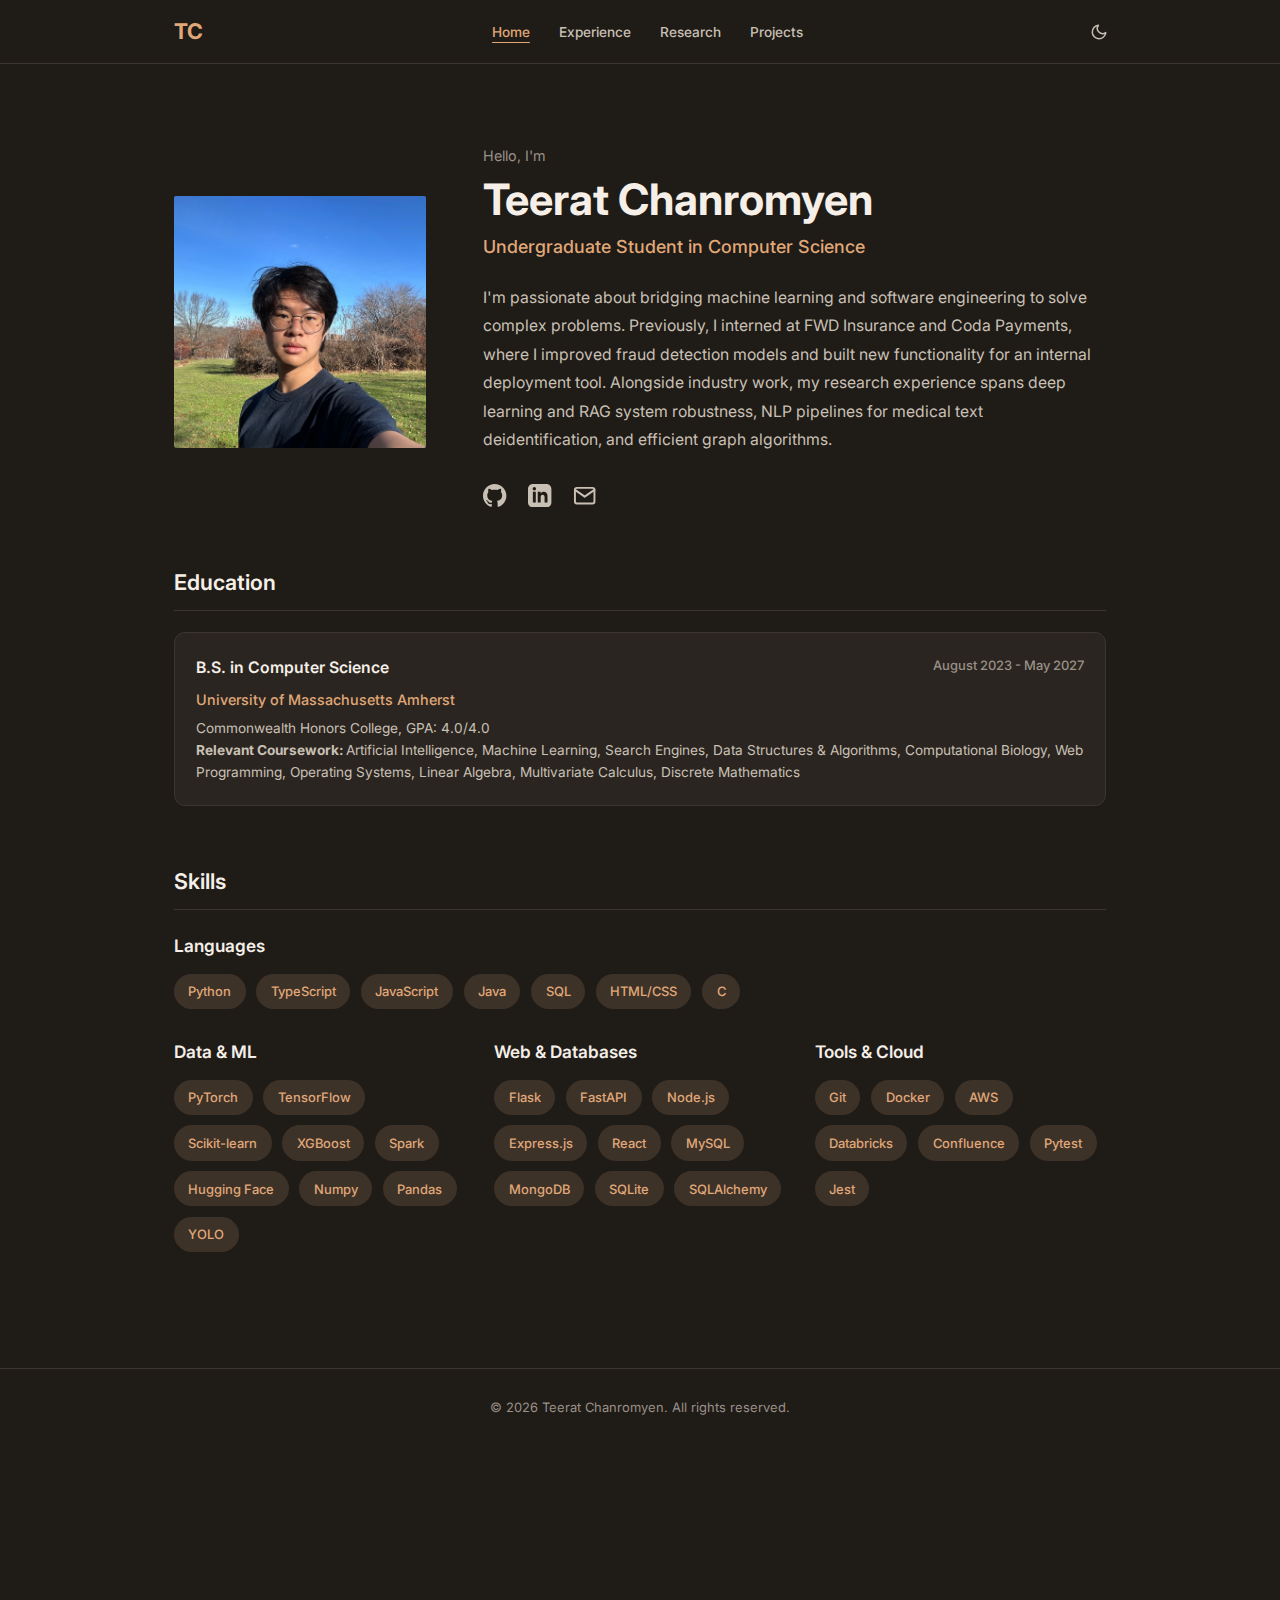
<file: index.html>
<!DOCTYPE html>
<html lang="en" data-theme="dark">
<head>
    <meta charset="UTF-8">
    <meta name="viewport" content="width=device-width, initial-scale=1.0">
    <title>Teerat Chanromyen | Portfolio</title>
    <link rel="stylesheet" href="styles.css">
    <link rel="preconnect" href="https://fonts.googleapis.com">
    <link rel="preconnect" href="https://fonts.gstatic.com" crossorigin>
    <link href="https://fonts.googleapis.com/css2?family=Inter:wght@300;400;500;600;700&display=swap" rel="stylesheet">
</head>
<body>
    <nav class="navbar">
        <div class="nav-container">
            <a href="index.html" class="nav-logo">TC</a>
            <ul class="nav-menu">
                <li><a href="index.html" class="nav-link active" data-page="index">Home</a></li>
                <li><a href="experience.html" class="nav-link" data-page="experience">Experience</a></li>
                <li><a href="research.html" class="nav-link" data-page="research">Research</a></li>
                <li><a href="projects.html" class="nav-link" data-page="projects">Projects</a></li>
            </ul>
            <button class="theme-toggle" id="theme-toggle" aria-label="Toggle theme">
                <svg class="sun-icon" xmlns="http://www.w3.org/2000/svg" width="20" height="20" viewBox="0 0 24 24" fill="none" stroke="currentColor" stroke-width="2" stroke-linecap="round" stroke-linejoin="round">
                    <circle cx="12" cy="12" r="5"></circle>
                    <line x1="12" y1="1" x2="12" y2="3"></line>
                    <line x1="12" y1="21" x2="12" y2="23"></line>
                    <line x1="4.22" y1="4.22" x2="5.64" y2="5.64"></line>
                    <line x1="18.36" y1="18.36" x2="19.78" y2="19.78"></line>
                    <line x1="1" y1="12" x2="3" y2="12"></line>
                    <line x1="21" y1="12" x2="23" y2="12"></line>
                    <line x1="4.22" y1="19.78" x2="5.64" y2="18.36"></line>
                    <line x1="18.36" y1="5.64" x2="19.78" y2="4.22"></line>
                </svg>
                <svg class="moon-icon" xmlns="http://www.w3.org/2000/svg" width="20" height="20" viewBox="0 0 24 24" fill="none" stroke="currentColor" stroke-width="2" stroke-linecap="round" stroke-linejoin="round">
                    <path d="M21 12.79A9 9 0 1 1 11.21 3 7 7 0 0 0 21 12.79z"></path>
                </svg>
            </button>
        </div>
    </nav>

    <main class="main-content" id="dynamic-content">
        <section class="hero">
            <div class="hero-content">
                <div class="hero-image">
                    <img src="profile.jpg" alt="Teerat Chanromyen">
                </div>
                <div class="hero-text">
                    <p class="greeting">Hello, I'm</p>
                    <h1 class="name">Teerat Chanromyen</h1>
                    <p class="tagline">Undergraduate Student in Computer Science</p>
                    <p class="bio">
                        I'm passionate about bridging machine learning and software engineering to solve complex problems. Previously, I interned at FWD Insurance and Coda Payments, where I improved fraud detection models and built new functionality for an internal deployment tool. Alongside industry work, my research experience spans deep learning and RAG system robustness, NLP pipelines for medical text deidentification, and efficient graph algorithms.
                    </p>
                    <div class="social-links">
                        <a href="https://github.com/Teerat-CH" target="_blank" class="social-link" aria-label="GitHub">
                            <svg xmlns="http://www.w3.org/2000/svg" width="24" height="24" viewBox="0 0 24 24" fill="currentColor">
                                <path d="M12 0c-6.626 0-12 5.373-12 12 0 5.302 3.438 9.8 8.207 11.387.599.111.793-.261.793-.577v-2.234c-3.338.726-4.033-1.416-4.033-1.416-.546-1.387-1.333-1.756-1.333-1.756-1.089-.745.083-.729.083-.729 1.205.084 1.839 1.237 1.839 1.237 1.07 1.834 2.807 1.304 3.492.997.107-.775.418-1.305.762-1.604-2.665-.305-5.467-1.334-5.467-5.931 0-1.311.469-2.381 1.236-3.221-.124-.303-.535-1.524.117-3.176 0 0 1.008-.322 3.301 1.23.957-.266 1.983-.399 3.003-.404 1.02.005 2.047.138 3.006.404 2.291-1.552 3.297-1.23 3.297-1.23.653 1.653.242 2.874.118 3.176.77.84 1.235 1.911 1.235 3.221 0 4.609-2.807 5.624-5.479 5.921.43.372.823 1.102.823 2.222v3.293c0 .319.192.694.801.576 4.765-1.589 8.199-6.086 8.199-11.386 0-6.627-5.373-12-12-12z"/>
                            </svg>
                        </a>
                        <a href="https://linkedin.com/in/teeratchanromyen" target="_blank" class="social-link" aria-label="LinkedIn">
                            <svg xmlns="http://www.w3.org/2000/svg" width="24" height="24" viewBox="0 0 24 24" fill="currentColor">
                                <path d="M19 0h-14c-2.761 0-5 2.239-5 5v14c0 2.761 2.239 5 5 5h14c2.762 0 5-2.239 5-5v-14c0-2.761-2.238-5-5-5zm-11 19h-3v-11h3v11zm-1.5-12.268c-.966 0-1.75-.79-1.75-1.764s.784-1.764 1.75-1.764 1.75.79 1.75 1.764-.783 1.764-1.75 1.764zm13.5 12.268h-3v-5.604c0-3.368-4-3.113-4 0v5.604h-3v-11h3v1.765c1.396-2.586 7-2.777 7 2.476v6.759z"/>
                            </svg>
                        </a>
                        <a href="mailto:tchanromyen@umass.edu" class="social-link" aria-label="Email">
                            <svg xmlns="http://www.w3.org/2000/svg" width="24" height="24" viewBox="0 0 24 24" fill="none" stroke="currentColor" stroke-width="2" stroke-linecap="round" stroke-linejoin="round">
                                <path d="M4 4h16c1.1 0 2 .9 2 2v12c0 1.1-.9 2-2 2H4c-1.1 0-2-.9-2-2V6c0-1.1.9-2 2-2z"></path>
                                <polyline points="22,6 12,13 2,6"></polyline>
                            </svg>
                        </a>
                    </div>
                </div>
            </div>
        </section>

        <section class="section">
            <h2 class="section-title">Education</h2>
            <div class="education-list">
                <div class="education-item">
                    <div class="education-header">
                        <h3>B.S. in Computer Science</h3>
                        <span class="date">August 2023 - May 2027</span>
                    </div>
                    <p class="institution">University of Massachusetts Amherst</p>
                    <p class="description">Commonwealth Honors College, GPA: 4.0/4.0</p>
                    <p class="description"><b>Relevant Coursework: </b>Artificial Intelligence, Machine Learning, Search Engines, Data Structures & Algorithms, Computational
Biology, Web Programming, Operating Systems, Linear Algebra, Multivariate Calculus, Discrete Mathematics</p>
                </div>
            </div>
        </section>

        <section class="section">
            <h2 class="section-title">Skills</h2>
            <div class="skill-category languages-category">
                <h3>Languages</h3>
                <div class="skills-container">
                    <span class="skill-tag">Python</span>
                    <span class="skill-tag">TypeScript</span>
                    <span class="skill-tag">JavaScript</span>
                    <span class="skill-tag">Java</span>
                    <span class="skill-tag">SQL</span>
                    <span class="skill-tag">HTML/CSS</span>
                    <span class="skill-tag">C</span>
                </div>
            </div>
            <div class="skills-grid">
                <div class="skill-category">
                    <h3>Data & ML</h3>
                    <div class="skills-container">
                        <span class="skill-tag">PyTorch</span>
                        <span class="skill-tag">TensorFlow</span>
                        <span class="skill-tag">Scikit-learn</span>
                        <span class="skill-tag">XGBoost</span>
                        <span class="skill-tag">Spark</span>
                        <span class="skill-tag">Hugging Face</span>
                        <span class="skill-tag">Numpy</span>
                        <span class="skill-tag">Pandas</span>
                        <span class="skill-tag">YOLO</span>
                    </div>
                </div>
                <div class="skill-category">
                    <h3>Web & Databases</h3>
                    <div class="skills-container">
                        <span class="skill-tag">Flask</span>
                        <span class="skill-tag">FastAPI</span>
                        <span class="skill-tag">Node.js</span>
                        <span class="skill-tag">Express.js</span>
                        <span class="skill-tag">React</span>
                        <span class="skill-tag">MySQL</span>
                        <span class="skill-tag">MongoDB</span>
                        <span class="skill-tag">SQLite</span>
                        <span class="skill-tag">SQLAlchemy</span>
                    </div>
                </div>
                <div class="skill-category">
                    <h3>Tools & Cloud</h3>
                    <div class="skills-container">
                        <span class="skill-tag">Git</span>
                        <span class="skill-tag">Docker</span>
                        <span class="skill-tag">AWS</span>
                        <span class="skill-tag">Databricks</span>
                        <span class="skill-tag">Confluence</span>
                        <span class="skill-tag">Pytest</span>
                        <span class="skill-tag">Jest</span>
                    </div>
                </div>
            </div>
        </section>
    </main>

    <footer class="footer">
        <p>&copy; 2026 Teerat Chanromyen. All rights reserved.</p>
    </footer>

    <script src="script.js"></script>
</body>
</html>
</file>
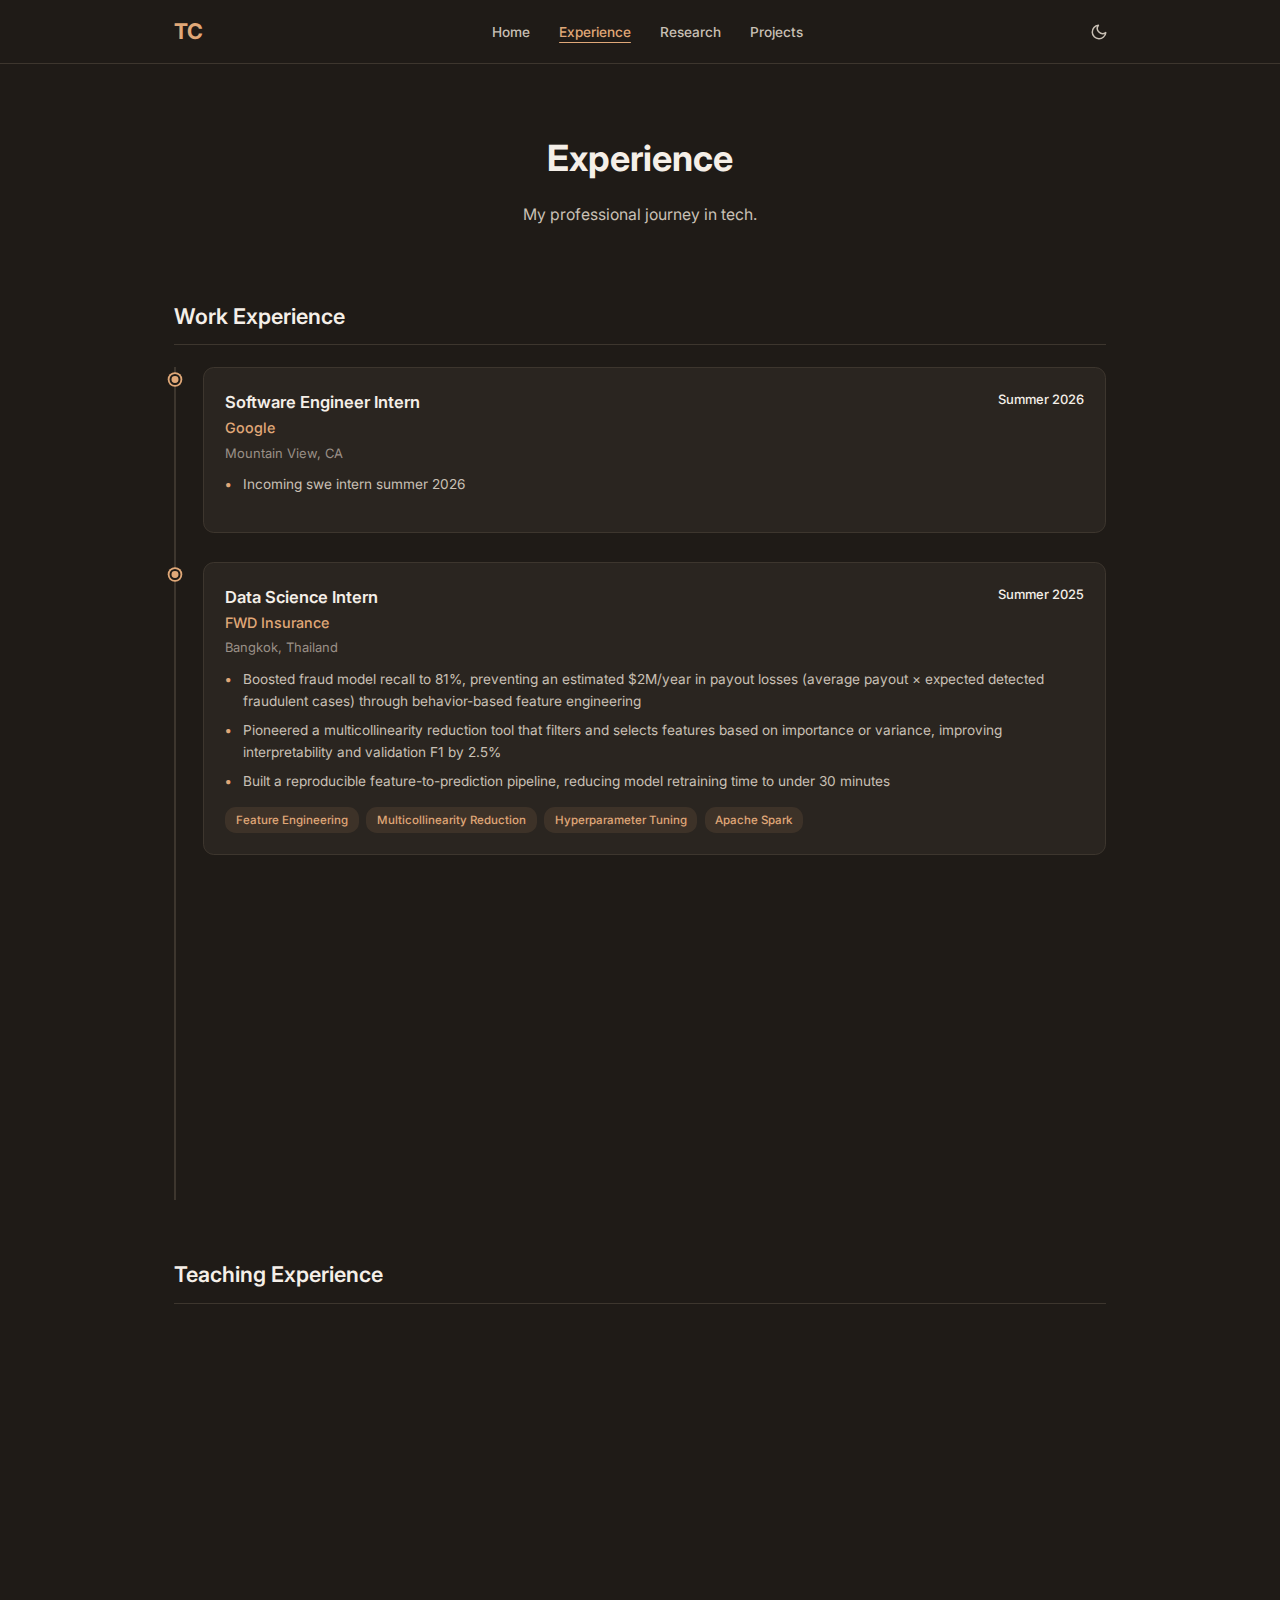
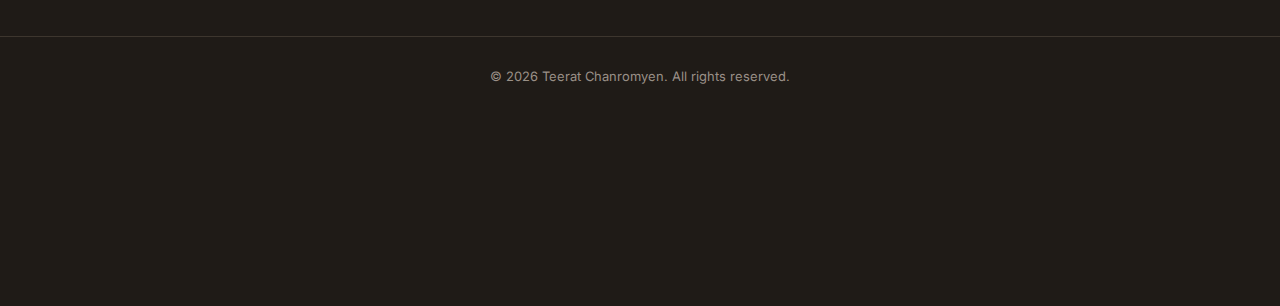
<file: experience.html>
<!DOCTYPE html>
<html lang="en" data-theme="dark">
<head>
    <meta charset="UTF-8">
    <meta name="viewport" content="width=device-width, initial-scale=1.0">
    <title>Experience | Teerat Chanromyen</title>
    <link rel="stylesheet" href="styles.css">
    <link rel="preconnect" href="https://fonts.googleapis.com">
    <link rel="preconnect" href="https://fonts.gstatic.com" crossorigin>
    <link href="https://fonts.googleapis.com/css2?family=Inter:wght@300;400;500;600;700&display=swap" rel="stylesheet">
</head>
<body>
    <nav class="navbar">
        <div class="nav-container">
            <a href="index.html" class="nav-logo">TC</a>
            <ul class="nav-menu">
                <li><a href="index.html" class="nav-link" data-page="index">Home</a></li>
                <li><a href="experience.html" class="nav-link active" data-page="experience">Experience</a></li>
                <li><a href="research.html" class="nav-link" data-page="research">Research</a></li>
                <li><a href="projects.html" class="nav-link" data-page="projects">Projects</a></li>
            </ul>
            <button class="theme-toggle" id="theme-toggle" aria-label="Toggle theme">
                <svg class="sun-icon" xmlns="http://www.w3.org/2000/svg" width="20" height="20" viewBox="0 0 24 24" fill="none" stroke="currentColor" stroke-width="2" stroke-linecap="round" stroke-linejoin="round">
                    <circle cx="12" cy="12" r="5"></circle>
                    <line x1="12" y1="1" x2="12" y2="3"></line>
                    <line x1="12" y1="21" x2="12" y2="23"></line>
                    <line x1="4.22" y1="4.22" x2="5.64" y2="5.64"></line>
                    <line x1="18.36" y1="18.36" x2="19.78" y2="19.78"></line>
                    <line x1="1" y1="12" x2="3" y2="12"></line>
                    <line x1="21" y1="12" x2="23" y2="12"></line>
                    <line x1="4.22" y1="19.78" x2="5.64" y2="18.36"></line>
                    <line x1="18.36" y1="5.64" x2="19.78" y2="4.22"></line>
                </svg>
                <svg class="moon-icon" xmlns="http://www.w3.org/2000/svg" width="20" height="20" viewBox="0 0 24 24" fill="none" stroke="currentColor" stroke-width="2" stroke-linecap="round" stroke-linejoin="round">
                    <path d="M21 12.79A9 9 0 1 1 11.21 3 7 7 0 0 0 21 12.79z"></path>
                </svg>
            </button>
        </div>
    </nav>

    <main class="main-content" id="dynamic-content">
        <section class="page-header">
            <h1>Experience</h1>
            <p>My professional journey in tech.</p>
        </section>

        <section class="section">
            <h2 class="section-title">Work Experience</h2>
            <div class="timeline">
                <div class="timeline-item">
                    <div class="timeline-marker"></div>
                    <div class="timeline-content">
                        <div class="experience-header">
                            <div>
                                <h3 class="experience-title">Software Engineer Intern</h3>
                                <p class="experience-company">Google</p>
                            </div>
                            <span class="experience-date">Summer 2026</span>
                        </div>
                        <p class="experience-location">Mountain View, CA</p>
                        <ul class="experience-description">
                            <li>Incoming swe intern summer 2026</li>
                        </ul>
                        <div class="experience-skills">
                        </div>
                    </div>
                </div>

                <div class="timeline-item">
                    <div class="timeline-marker"></div>
                    <div class="timeline-content">
                        <div class="experience-header">
                            <div>
                                <h3 class="experience-title">Data Science Intern</h3>
                                <p class="experience-company">FWD Insurance</p>
                            </div>
                            <span class="experience-date">Summer 2025</span>
                        </div>
                        <p class="experience-location">Bangkok, Thailand</p>
                        <ul class="experience-description">
                            <li>Boosted fraud model recall to 81%, preventing an estimated $2M/year in payout losses (average payout × expected detected fraudulent cases) through behavior-based feature engineering</li>
                            <li>Pioneered a multicollinearity reduction tool that filters and selects features based on importance or variance, improving interpretability and validation F1 by 2.5%</li>
                            <li>Built a reproducible feature-to-prediction pipeline, reducing model retraining time to under 30 minutes</li>
                        </ul>
                        <div class="experience-skills">
                            <span class="skill-tag-small">Feature Engineering</span>
                            <span class="skill-tag-small">Multicollinearity Reduction</span>
                            <span class="skill-tag-small">Hyperparameter Tuning</span>
                            <span class="skill-tag-small">Apache Spark</span>
                        </div>
                    </div>
                </div>

                <div class="timeline-item">
                    <div class="timeline-marker"></div>
                    <div class="timeline-content">
                        <div class="experience-header">
                            <div>
                                <h3 class="experience-title">Engineering Intern (DevOps)</h3>
                                <p class="experience-company">Coda Payments</p>
                            </div>
                            <span class="experience-date">Summer 2024</span>
                        </div>
                        <p class="experience-location">Bangkok, Thailand</p>
                        <ul class="experience-description">
                            <li>Developed a company-wide alert system to detect invalid ECS/CodeDeploy configurations, preventing potential deployment errors across services used by 100+ engineers daily</li>
                            <li>Led implementations of workflow validation and visualization functionalities, enabling safe, efficient parallel and sequential deployments across regions</li>
                            <li>Built a deployment log export feature with date-range picker and resolved deployment timestamp records bug using Boto3 and MySQL, reducing manual query and reporting time by 90%</li>
                        </ul>
                        <div class="experience-skills">
                            <span class="skill-tag-small">Web Development</span>
                            <span class="skill-tag-small">CI/CD</span>
                            <span class="skill-tag-small">API Development</span>
                            <span class="skill-tag-small">Systems Design</span>
                            <span class="skill-tag-small">Visualization</span>
                        </div>
                    </div>
                </div>
            </div>
        </section>

        <section class="section">
            <h2 class="section-title">Teaching Experience</h2>
            <div class="teaching-list">
                <div class="teaching-item timeline-content">
                    <div class="teaching-header">
                        <h3>Undergraduate Course Assistant</h3>
                        <span class="date">Fall 2025 - Present</span>
                    </div>
                    <p class="institution">University of Massachusetts Amherst</p>
                    <ul class="course-list">
                        <li><strong>Spring 2026:</strong> CS446 - Search Engine</li>
                        <li><strong>Fall 2025:</strong> CS240 - Probability Theory</li>
                    </ul>
                    <p class="description">Lead weekly discussion sections, hold office hours, and grade assignments for 100+ students.</p>
                </div>
            </div>
        </section>
    </main>

    <footer class="footer">
        <p>&copy; 2026 Teerat Chanromyen. All rights reserved.</p>
    </footer>

    <script src="script.js"></script>
</body>
</html>
</file>
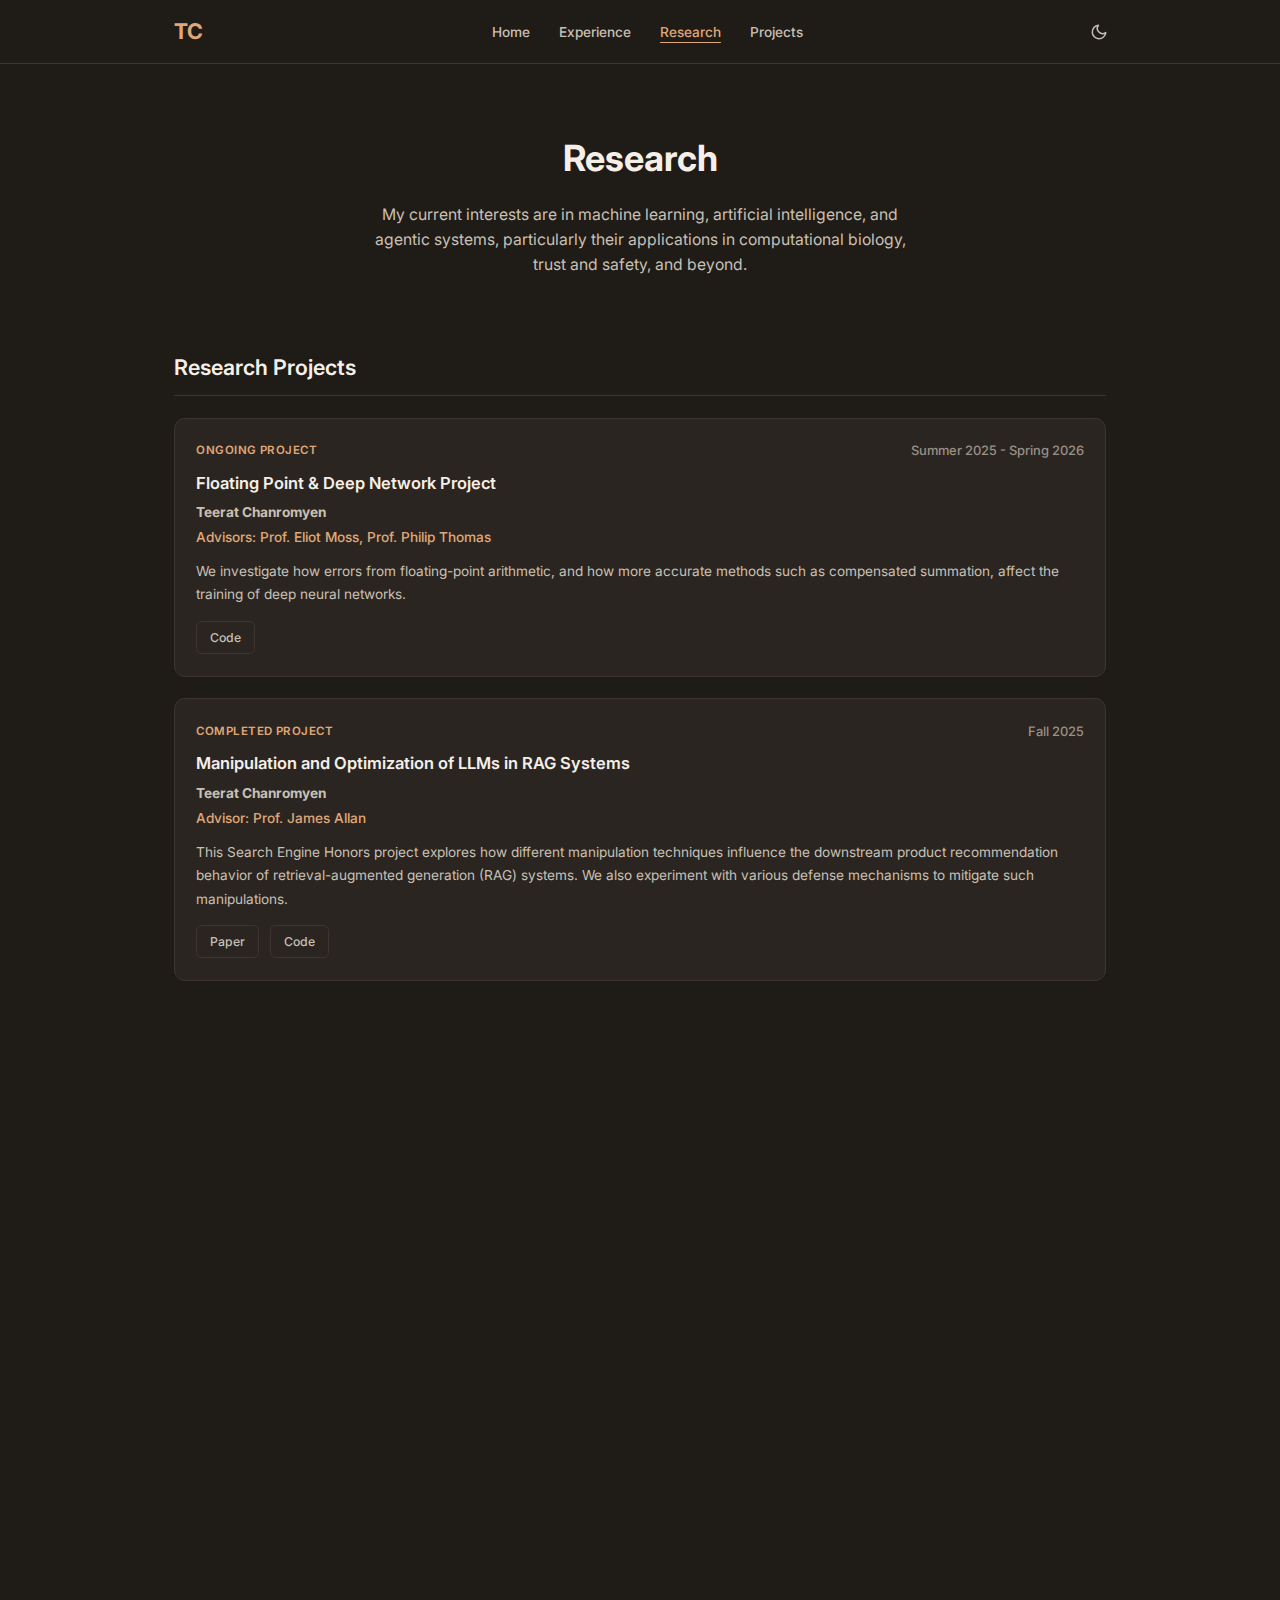
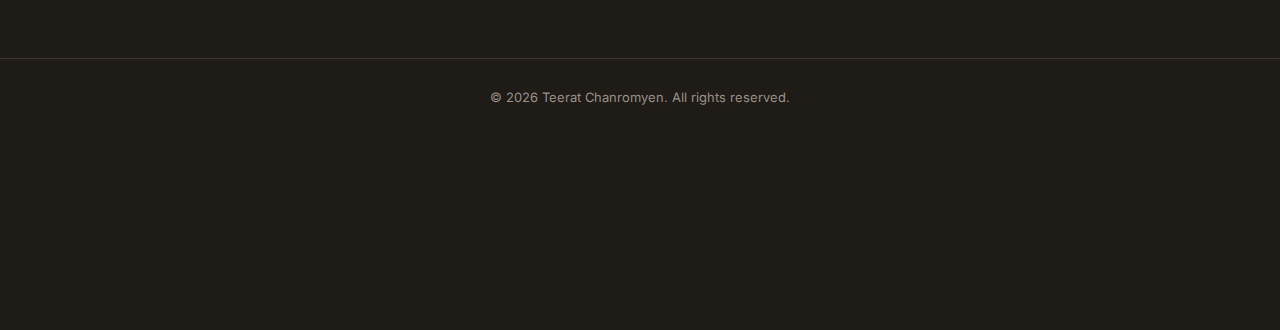
<file: research.html>
<!DOCTYPE html>
<html lang="en" data-theme="dark">
<head>
    <meta charset="UTF-8">
    <meta name="viewport" content="width=device-width, initial-scale=1.0">
    <title>Research | Teerat Chanromyen</title>
    <link rel="stylesheet" href="styles.css">
    <link rel="preconnect" href="https://fonts.googleapis.com">
    <link rel="preconnect" href="https://fonts.gstatic.com" crossorigin>
    <link href="https://fonts.googleapis.com/css2?family=Inter:wght@300;400;500;600;700&display=swap" rel="stylesheet">
</head>
<body>
    <nav class="navbar">
        <div class="nav-container">
            <a href="index.html" class="nav-logo">TC</a>
            <ul class="nav-menu">
                <li><a href="index.html" class="nav-link" data-page="index">Home</a></li>
                <li><a href="experience.html" class="nav-link" data-page="experience">Experience</a></li>
                <li><a href="research.html" class="nav-link active" data-page="research">Research</a></li>
                <li><a href="projects.html" class="nav-link" data-page="projects">Projects</a></li>
            </ul>
            <button class="theme-toggle" id="theme-toggle" aria-label="Toggle theme">
                <svg class="sun-icon" xmlns="http://www.w3.org/2000/svg" width="20" height="20" viewBox="0 0 24 24" fill="none" stroke="currentColor" stroke-width="2" stroke-linecap="round" stroke-linejoin="round">
                    <circle cx="12" cy="12" r="5"></circle>
                    <line x1="12" y1="1" x2="12" y2="3"></line>
                    <line x1="12" y1="21" x2="12" y2="23"></line>
                    <line x1="4.22" y1="4.22" x2="5.64" y2="5.64"></line>
                    <line x1="18.36" y1="18.36" x2="19.78" y2="19.78"></line>
                    <line x1="1" y1="12" x2="3" y2="12"></line>
                    <line x1="21" y1="12" x2="23" y2="12"></line>
                    <line x1="4.22" y1="19.78" x2="5.64" y2="18.36"></line>
                    <line x1="18.36" y1="5.64" x2="19.78" y2="4.22"></line>
                </svg>
                <svg class="moon-icon" xmlns="http://www.w3.org/2000/svg" width="20" height="20" viewBox="0 0 24 24" fill="none" stroke="currentColor" stroke-width="2" stroke-linecap="round" stroke-linejoin="round">
                    <path d="M21 12.79A9 9 0 1 1 11.21 3 7 7 0 0 0 21 12.79z"></path>
                </svg>
            </button>
        </div>
    </nav>

    <main class="main-content" id="dynamic-content">
        <section class="page-header">
            <h1>Research</h1>
            <p>My current interests are in machine learning, artificial intelligence, and agentic systems, particularly their applications in computational biology, trust and safety, and beyond.</p>
        </section>

        <section class="section">
            <h2 class="section-title">Research Projects</h2>
            <div class="research-list">
                <article class="research-card">
                    <div class="research-header">
                        <span class="research-type">Ongoing Project</span>
                        <span class="research-year">Summer 2025 - Spring 2026</span>
                    </div>
                    <h3 class="research-title">Floating Point & Deep Network Project</h3>
                    <p class="research-authors"><strong>Teerat Chanromyen</strong></p>
                    <p class="research-venue">Advisors: Prof. Eliot Moss, Prof. Philip Thomas</p>
                    <p class="research-description">
                        We investigate how errors from floating-point arithmetic, and how more accurate methods such as compensated summation, affect the training of deep neural networks.
                    </p>
                    <div class="research-links">
                        <a href="https://github.com/Teerat-CH/FPDN-PyTorch" class="research-link" target="_blank">Code</a>
                    </div>
                </article>

                <article class="research-card">
                    <div class="research-header">
                        <span class="research-type">Completed Project</span>
                        <span class="research-year">Fall 2025</span>
                    </div>
                    <h3 class="research-title">Manipulation and Optimization of LLMs in RAG Systems</h3>
                    <p class="research-authors"><strong>Teerat Chanromyen</strong></p>
                    <p class="research-venue">Advisor: Prof. James Allan</p>
                    <p class="research-description">
                        This Search Engine Honors project explores how different manipulation techniques influence the downstream product recommendation behavior of retrieval-augmented generation (RAG) systems. We also experiment with various defense mechanisms to mitigate such manipulations.                    </p>
                    <div class="research-links">
                        <a href="https://docs.google.com/document/d/1nWB8jbbMV1l96A-c3OblshWnYACy_TEL7viZXGoccVc/edit?usp=sharing" class="research-link" target="_blank">Paper</a>
                        <a href="https://github.com/Teerat-CH/llm-rag-manipulation" class="research-link" target="_blank">Code</a>
                    </div>
                </article>

                <article class="research-card">
                    <div class="research-header">
                        <span class="research-type">Completed Project</span>
                        <span class="research-year">Summer 2025</span>
                    </div>
                    <h3 class="research-title">Robust and Privacy-Aware De-Identification of Clinical Text Using Modular NLP Pipelines</h3>
                    <p class="research-authors"><strong>Teerat Chanromyen</strong>, Jimmy Jiang, LiYu Zeng</p>
                    <p class="research-venue">Advisor: Rohan Pandey</p>
                    <p class="research-description">
                        We implemented an NLP pipeline for medical text de-identification with several surrogacy techniques on the i2b2 dataset, and evaluated them using privacy metrics, downstream task performance, and adversarial GPT-5 benchmarking.
                    </p>
                    <div class="research-links">
                        <a href="https://drive.google.com/file/d/1D5mLa9zeQbNGkAt9FCuf3kWh_8aaWPYv/view?usp=sharing" class="research-link" target="_blank">Poster</a>
                    </div>
                </article>

                <article class="research-card">
                    <div class="research-header">
                        <span class="research-type">Completed Project</span>
                        <span class="research-year">Fall 2024 - Spring 2025</span>
                    </div>
                    <h3 class="research-title">Fast Python Tree Decomposition Algorithm</h3>
                    <p class="research-authors"><strong>Teerat Chanromyen</strong></p>
                    <p class="research-venue">Advisors: Prof. Hung Le, An La</p>
                    <p class="research-description">
                        We researched heuristics and implemented a fast tree decomposition algorithm in Python, achieving significant speedups over NetworkX library on benchmark road network datasets.
                    </p>
                    <div class="research-links">
                        <a href="https://drive.google.com/file/d/1k7OJdZaA4In6te26KaSujby7C4ZFM_R0/view?usp=sharing" class="research-link" target="_blank" rel="noopener noreferrer">Poster</a>
                        <a href="https://github.com/Teerat-CH/tree-decomposition" class="research-link" target="_blank" rel="noopener noreferrer">Code</a>
                        <a href="https://drive.google.com/file/d/1daKWqauC-GSkXBobRcOBbGMZL2h4oT9k/view?usp=sharing" class="research-link" target="_blank" rel="noopener noreferrer">Slides</a>
                    </div>
                </article>
            </div>
        </section>
    </main>

    <footer class="footer">
        <p>&copy; 2026 Teerat Chanromyen. All rights reserved.</p>
    </footer>

    <script src="script.js"></script>
</body>
</html>
</file>
<file: styles.css>
/* CSS Variables for theming */
:root {
    --bg-primary: #fffaf5;
    --bg-secondary: #fef6ee;
    --text-primary: #3d3229;
    --text-secondary: #5c5247;
    --text-muted: #8a7f72;
    --accent: #7a5c45;
    --accent-hover: #5d4433;
    --border: #ebe3d9;
    --card-bg: #ffffff;
    --card-shadow: 0 1px 3px rgba(139, 109, 76, 0.1);
    --card-shadow-hover: 0 4px 12px rgba(139, 109, 76, 0.15);
    --tag-bg: #f5ebe0;
    --tag-text: #7a5c45;
    --transition: 0.3s ease;
}

[data-theme="dark"] {
    --bg-primary: #1f1b17;
    --bg-secondary: #2a2520;
    --text-primary: #f5efe8;
    --text-secondary: #c9c0b5;
    --text-muted: #9a9087;
    --accent: #e0a878;
    --accent-hover: #edc09a;
    --border: #3d362e;
    --card-bg: #2a2520;
    --card-shadow: 0 1px 3px rgba(0, 0, 0, 0.3);
    --card-shadow-hover: 0 4px 12px rgba(0, 0, 0, 0.4);
    --tag-bg: #3d3228;
    --tag-text: #e0a878;
}

/* Reset and base styles */
* {
    margin: 0;
    padding: 0;
    box-sizing: border-box;
}

html {
    scroll-behavior: smooth;
    zoom: 0.9;
}

body {
    font-family: 'Inter', -apple-system, BlinkMacSystemFont, 'Segoe UI', Roboto, sans-serif;
    background-color: var(--bg-primary);
    color: var(--text-primary);
    line-height: 1.6;
    transition: background-color var(--transition), color var(--transition);
}

/* Navigation */
.navbar {
    position: fixed;
    top: 0;
    left: 0;
    right: 0;
    background-color: var(--bg-primary);
    border-bottom: 1px solid var(--border);
    z-index: 1000;
    transition: background-color var(--transition), border-color var(--transition);
}

.nav-container {
    max-width: 1100px;
    margin: 0 auto;
    padding: 1rem 2rem;
    display: flex;
    justify-content: space-between;
    align-items: center;
}

.nav-logo {
    font-size: 1.5rem;
    font-weight: 700;
    color: var(--accent);
    text-decoration: none;
    transition: color var(--transition);
}

.nav-logo:hover {
    color: var(--accent-hover);
}

.nav-menu {
    display: flex;
    list-style: none;
    gap: 2rem;
}

.nav-link {
    color: var(--text-secondary);
    text-decoration: none;
    font-weight: 500;
    font-size: 0.95rem;
    position: relative;
    transition: color var(--transition);
}

.nav-link:hover,
.nav-link.active {
    color: var(--accent);
}

.nav-link.active::after {
    content: '';
    position: absolute;
    bottom: -4px;
    left: 0;
    right: 0;
    height: 2px;
    background-color: var(--accent);
    border-radius: 1px;
}

/* Theme toggle button */
.theme-toggle {
    background: none;
    border: none;
    cursor: pointer;
    padding: 0.5rem;
    border-radius: 8px;
    color: var(--text-secondary);
    transition: background-color var(--transition), color var(--transition);
    display: flex;
    align-items: center;
    justify-content: center;
}

.theme-toggle:hover {
    background-color: var(--bg-secondary);
    color: var(--accent);
}

.theme-toggle svg {
    transition: opacity 0.3s ease, transform 0.3s ease;
}

.theme-toggle .sun-icon,
.theme-toggle .moon-icon {
    position: absolute;
}

[data-theme="light"] .moon-icon {
    opacity: 0;
    transform: rotate(-90deg);
}

[data-theme="dark"] .sun-icon {
    opacity: 0;
    transform: rotate(90deg);
}

/* Main content */
.main-content {
    max-width: 1100px;
    margin: 0 auto;
    padding: 6rem 2rem 4rem;
}

/* Page transition */
.page-content {
    opacity: 1;
    transition: opacity 0.2s ease;
}

.page-content.fade-out {
    opacity: 0;
}

/* Hero section */
.hero {
    padding: 4rem 0;
}

.hero-content {
    display: flex;
    align-items: center;
    gap: 4rem;
}

.hero-text {
    flex: 1;
}

.greeting {
    font-size: 1rem;
    color: var(--text-muted);
    margin-bottom: 0.5rem;
}

.name {
    font-size: 3rem;
    font-weight: 700;
    color: var(--text-primary);
    margin-bottom: 0.5rem;
    line-height: 1.2;
}

.tagline {
    font-size: 1.25rem;
    color: var(--accent);
    font-weight: 500;
    margin-bottom: 1.5rem;
}

.bio {
    font-size: 1.1rem;
    color: var(--text-secondary);
    line-height: 1.8;
    margin-bottom: 2rem;
}

.social-links {
    display: flex;
    gap: 1.5rem;
    flex-wrap: wrap;
}

.social-link {
    display: inline-flex;
    align-items: center;
    justify-content: center;
    color: var(--text-secondary);
    text-decoration: none;
    transition: all var(--transition);
}

.social-link:hover {
    color: var(--accent);
    transform: translateY(-3px);
}

.social-link svg {
    width: 26px;
    height: 26px;
}

.hero-image {
    flex-shrink: 0;
}

.hero-image img {
    width: 280px;
    height: 280px;
    border-radius: 2px;
    object-fit: cover;
}

/* Page header */
.page-header {
    padding: 3rem 0;
    text-align: center;
    margin-bottom: 2rem;
}

.page-header h1 {
    font-size: 2.5rem;
    font-weight: 700;
    color: var(--text-primary);
    margin-bottom: 1rem;
}

.page-header p {
    font-size: 1.1rem;
    color: var(--text-secondary);
    max-width: 600px;
    margin: 0 auto;
}

/* Sections */
.section {
    margin-bottom: 4rem;
}

.section-title {
    font-size: 1.5rem;
    font-weight: 600;
    color: var(--text-primary);
    margin-bottom: 1.5rem;
    padding-bottom: 0.75rem;
    border-bottom: 2px solid var(--border);
}

/* Education list */
.education-list {
    display: flex;
    flex-direction: column;
    gap: 1.5rem;
}

.education-item {
    padding: 1.5rem;
    background-color: var(--card-bg);
    border: 1px solid var(--border);
    border-radius: 12px;
    transition: all var(--transition);
}

.education-item:hover {
    box-shadow: var(--card-shadow-hover);
    transform: translateY(-2px);
}

.education-header {
    display: flex;
    justify-content: space-between;
    align-items: flex-start;
    margin-bottom: 0.5rem;
    flex-wrap: wrap;
    gap: 0.5rem;
}

.education-item h3 {
    font-size: 1.1rem;
    font-weight: 600;
    color: var(--text-primary);
}

.date {
    font-size: 0.9rem;
    color: var(--text-muted);
    font-weight: 500;
}

.institution {
    color: var(--accent);
    font-weight: 500;
    margin-bottom: 0.5rem;
}

.description {
    color: var(--text-secondary);
    font-size: 0.95rem;
}

.course-list {
    list-style: none;
    padding-left: 1rem;
    margin: 0.75rem 0;
}

.course-list li {
    position: relative;
    padding-left: 1.25rem;
    margin-bottom: 0.5rem;
    color: var(--text-secondary);
    font-size: 0.95rem;
}

.course-list li::before {
    content: '▹';
    position: absolute;
    left: 0;
    color: var(--accent);
    font-weight: bold;
}

/* Skills */
.skills-container {
    display: flex;
    flex-wrap: wrap;
    gap: 0.75rem;
}

.skill-tag {
    padding: 0.5rem 1rem;
    background-color: var(--tag-bg);
    color: var(--tag-text);
    border-radius: 20px;
    font-size: 0.9rem;
    font-weight: 500;
    transition: all var(--transition);
}

.skill-tag:hover {
    transform: translateY(-2px);
    box-shadow: var(--card-shadow);
}

.skill-tag-small {
    padding: 0.25rem 0.75rem;
    background-color: var(--tag-bg);
    color: var(--tag-text);
    border-radius: 12px;
    font-size: 0.8rem;
    font-weight: 500;
}

.skills-grid {
    display: grid;
    grid-template-columns: repeat(auto-fit, minmax(250px, 1fr));
    gap: 2rem;
}

.languages-category {
    margin-bottom: 2rem;
}

.languages-category .skills-container {
    justify-content: flex-start;
}

.skill-category h3 {
    font-size: 1.2rem;
    font-weight: 600;
    margin-bottom: 1rem;
    color: var(--text-color);
}

/* Research cards */
.research-list {
    display: flex;
    flex-direction: column;
    gap: 1.5rem;
}

.research-card {
    padding: 1.5rem;
    background-color: var(--card-bg);
    border: 1px solid var(--border);
    border-radius: 12px;
    transition: all var(--transition);
}

.research-card:hover {
    box-shadow: var(--card-shadow-hover);
    transform: translateY(-5px);
    box-shadow: 0 8px 20px rgba(0, 0, 0, 0.1);
}

.research-title a {
    color: inherit;
    text-decoration: none;
    display: flex;
    align-items: center;
}

.external-link-icon {
    width: 16px;
    height: 16px;
    margin-left: 8px;
    stroke: var(--text-secondary);
}

.research-header {
    display: flex;
    justify-content: space-between;
    align-items: center;
    margin-bottom: 0.75rem;
    flex-wrap: wrap;
    gap: 0.5rem;
}

.research-type {
    font-size: 0.8rem;
    color: var(--accent);
    font-weight: 600;
    text-transform: uppercase;
    letter-spacing: 0.5px;
}

.research-year {
    font-size: 0.9rem;
    color: var(--text-muted);
    font-weight: 500;
}

.research-title {
    font-size: 1.15rem;
    font-weight: 600;
    color: var(--text-primary);
    margin-bottom: 0.5rem;
    line-height: 1.4;
}

.research-authors {
    font-size: 0.95rem;
    color: var(--text-secondary);
    margin-bottom: 0.25rem;
}

.research-venue {
    font-size: 0.95rem;
    color: var(--accent);
    font-weight: 500;
    margin-bottom: 0.75rem;
}

.research-description {
    color: var(--text-secondary);
    font-size: 0.95rem;
    line-height: 1.7;
    margin-bottom: 1rem;
}

.research-links {
    display: flex;
    gap: 0.75rem;
    flex-wrap: wrap;
}

.research-link {
    padding: 0.4rem 0.9rem;
    background-color: var(--bg-secondary);
    color: var(--text-secondary);
    text-decoration: none;
    border-radius: 6px;
    font-size: 0.85rem;
    font-weight: 500;
    border: 1px solid var(--border);
    transition: all var(--transition);
}

.research-link:hover {
    background-color: var(--accent);
    color: white;
    border-color: var(--accent);
}

/* GitHub Activity Section */
.github-section {
    margin-bottom: 2rem;
}

.github-graph-container {
    background-color: #ffffff;
    border: 1px solid var(--border);
    border-radius: 12px;
    padding: 1.5rem;
    overflow-x: auto;
    box-shadow: var(--card-shadow);
    transition: box-shadow var(--transition), background-color var(--transition);
}

[data-theme="dark"] .github-graph-container {
    background-color: #2a2520;
}

.github-graph-container:hover {
    box-shadow: var(--card-shadow-hover);
}

.github-graph {
    display: block;
    width: 100%;
    max-width: 100%;
    height: auto;
    border-radius: 8px;
}

/* Show/hide graphs based on theme */
.github-graph-light {
    display: block;
}

.github-graph-dark {
    display: none;
    /* Invert colors so empty squares become dark like GitHub's dark mode */
    filter: invert(1) hue-rotate(180deg) saturate(1.2) brightness(1.1) contrast(0.9);
}

[data-theme="dark"] .github-graph-light {
    display: none;
}

[data-theme="dark"] .github-graph-dark {
    display: block;
}

/* For smaller screens, allow horizontal scrolling */
@media (max-width: 768px) {
    .github-graph-container {
        padding: 1rem;
    }
    
    .github-graph {
        min-width: 700px;
    }
}

/* Timeline */
.timeline {
    position: relative;
    padding-left: 2rem;
}

.timeline::before {
    content: '';
    position: absolute;
    left: 0;
    top: 0;
    bottom: 0;
    width: 2px;
    background-color: var(--border);
}

.timeline-item {
    position: relative;
    padding-bottom: 2rem;
}

.timeline-item:last-child {
    padding-bottom: 0;
}

.timeline-marker {
    position: absolute;
    left: -2rem;
    top: 0.5rem;
    width: 12px;
    height: 12px;
    background-color: var(--accent);
    border-radius: 50%;
    transform: translateX(-5px);
    border: 3px solid var(--bg-primary);
    box-shadow: 0 0 0 2px var(--accent);
}

.timeline-content {
    background-color: var(--card-bg);
    border: 1px solid var(--border);
    border-radius: 12px;
    padding: 1.5rem;
    transition: all var(--transition);
}

.timeline-content:hover {
    box-shadow: var(--card-shadow-hover);
    transform: translateX(4px);
}

.experience-header {
    display: flex;
    justify-content: space-between;
    align-items: flex-start;
    margin-bottom: 0.25rem;
    flex-wrap: wrap;
    gap: 0.5rem;
}

.experience-title {
    font-size: 1.15rem;
    font-weight: 600;
    color: var(--text-primary);
}

.experience-company {
    color: var(--accent);
    font-weight: 500;
    font-size: 1rem;
}

.experience-date {
    font-size: 0.9rem;
    color: var (--text-muted);
    font-weight: 500;
}

.experience-location {
    font-size: 0.9rem;
    color: var(--text-muted);
    margin-bottom: 0.75rem;
}

.experience-description {
    list-style: none;
    margin-bottom: 1rem;
}

.experience-description li {
    position: relative;
    padding-left: 1.25rem;
    margin-bottom: 0.5rem;
    color: var(--text-secondary);
    font-size: 0.95rem;
}

.experience-description li::before {
    content: '•';
    position: absolute;
    left: 0;
    color: var(--accent);
    font-weight: bold;
}

.experience-skills {
    display: flex;
    gap: 0.5rem;
    flex-wrap: wrap;
}

/* Teaching list */
.teaching-list {
    display: flex;
    flex-direction: column;
    gap: 1.5rem;
}

.teaching-item {
    padding: 1.5rem;
    background-color: var (--card-bg);
    border: 1px solid var(--border);
    border-radius: 12px;
    transition: all var(--transition);
}

.teaching-item:hover {
    box-shadow: var(--card-shadow-hover);
    transform: translateY(-2px);
}

.teaching-header {
    display: flex;
    justify-content: space-between;
    align-items: flex-start;
    margin-bottom: 0.5rem;
    flex-wrap: wrap;
    gap: 0.5rem;
}

.teaching-item h3 {
    font-size: 1.1rem;
    font-weight: 600;
    color: var(--text-primary);
}

/* Footer */
.footer {
    text-align: center;
    padding: 2rem;
    border-top: 1px solid var(--border);
    color: var(--text-muted);
    font-size: 0.9rem;
}

/* Responsive design */
@media (max-width: 768px) {
    .nav-container {
        padding: 1rem;
    }
    
    .nav-menu {
        gap: 1rem;
    }
    
    .main-content {
        padding: 5rem 1rem 2rem;
    }
    
    .hero-content {
        flex-direction: column;
        text-align: center;
        gap: 2rem;
    }
    
    .name {
        font-size: 2.25rem;
    }
    
    .social-links {
        justify-content: center;
    }
    
    .avatar-placeholder {
        width: 180px;
        height: 180px;
        font-size: 3rem;
    }
    
    .timeline {
        padding-left: 1.5rem;
    }
    
    .timeline-marker {
        left: -1.5rem;
    }
    
    .experience-header,
    .education-header,
    .research-header,
    .teaching-header {
        flex-direction: column;
        align-items: flex-start;
    }
}

@media (max-width: 480px) {
    .nav-menu {
        gap: 0.75rem;
        font-size: 0.85rem;
    }
    
    .name {
        font-size: 1.75rem;
    }
    
    .page-header h1 {
        font-size: 2rem;
    }
    
    .section-title {
        font-size: 1.25rem;
    }
}
</file>
